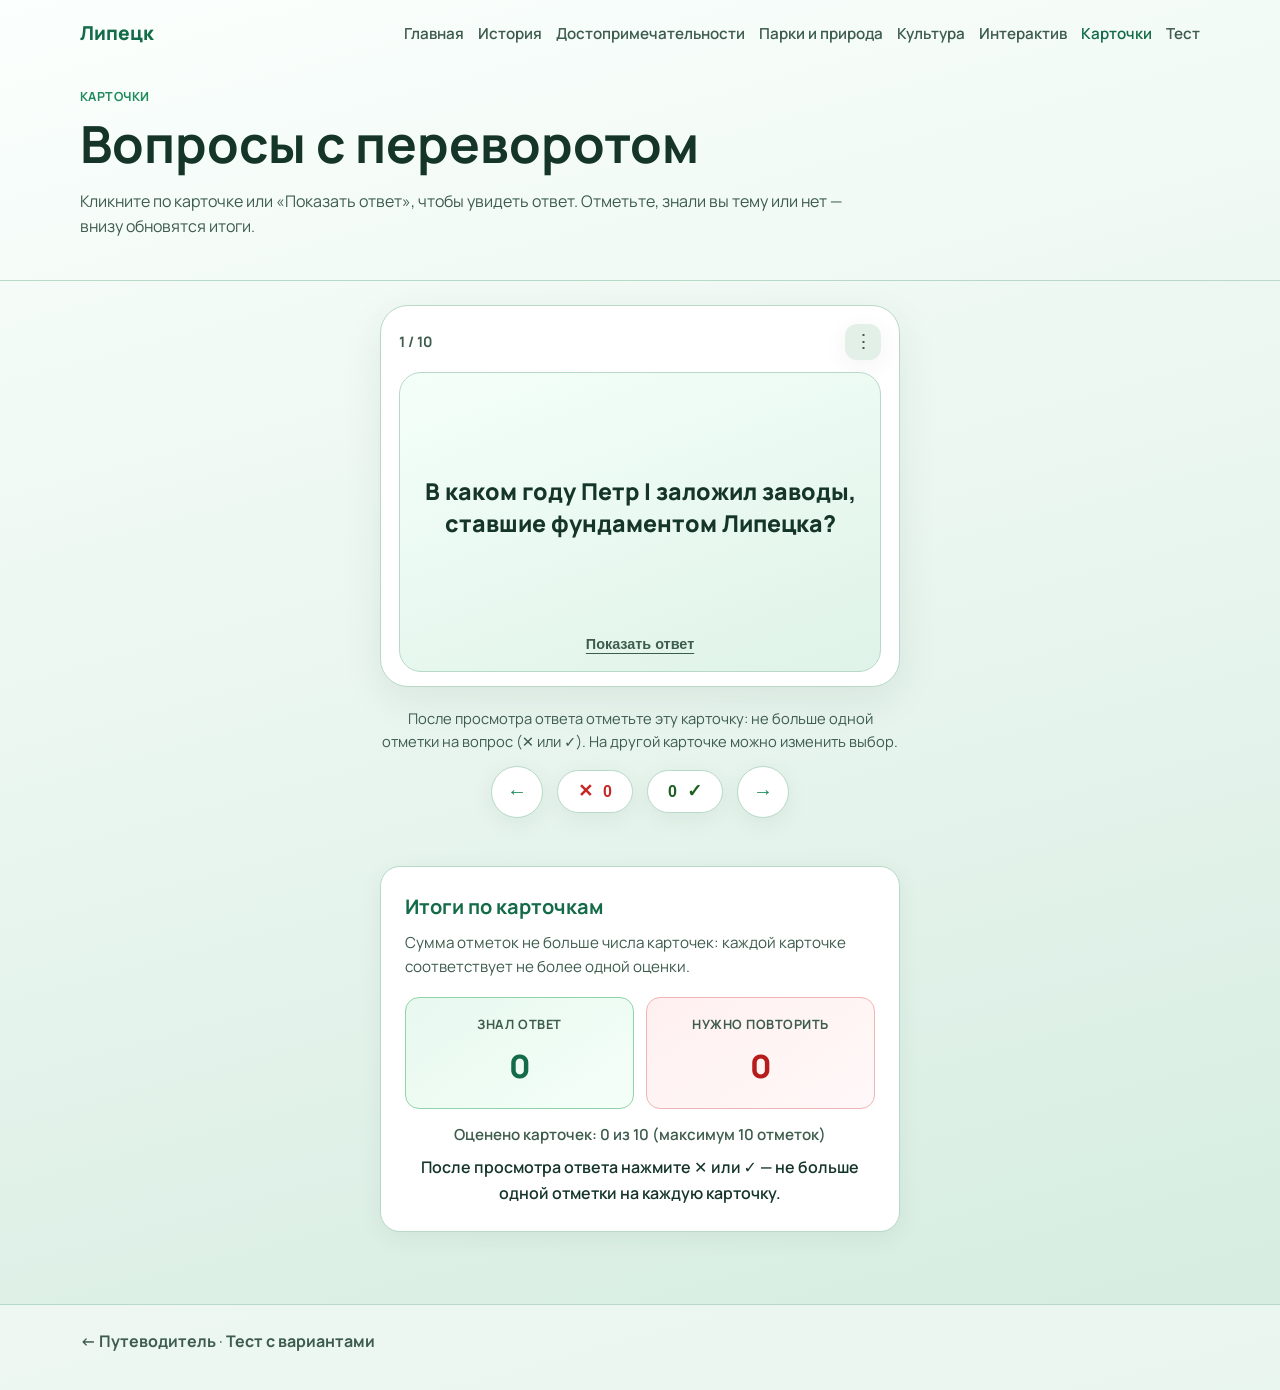
<file: cards.html>
<!DOCTYPE html>
<html lang="ru">
<head>
  <meta charset="UTF-8" />
  <meta name="viewport" content="width=device-width, initial-scale=1.0" />
  <meta name="description" content="Карточки с вопросами о Липецке: переворот и самооценка." />
  <title>Карточки — Липецк</title>
  <link rel="preconnect" href="https://fonts.googleapis.com" />
  <link rel="preconnect" href="https://fonts.gstatic.com" crossorigin />
  <link href="https://fonts.googleapis.com/css2?family=Manrope:wght@400;500;700;800&display=swap" rel="stylesheet" />
  <link rel="stylesheet" href="styles.css" />
</head>
<body class="page-quiz">
  <header class="hero hero--compact">
    <nav class="nav container">
      <a href="index.html" class="logo">Липецк</a>
      <button class="menu-toggle" id="menuToggle" aria-label="Открыть меню">Меню</button>
      <ul class="nav-links" id="navLinks">
        <li><a href="index.html#home">Главная</a></li>
        <li><a href="index.html#history">История</a></li>
        <li><a href="index.html#sights">Достопримечательности</a></li>
        <li><a href="index.html#parks">Парки и природа</a></li>
        <li><a href="index.html#culture">Культура</a></li>
        <li><a href="quiz.html">Интерактив</a></li>
        <li><a href="cards.html" aria-current="page">Карточки</a></li>
        <li><a href="test.html">Тест</a></li>
      </ul>
    </nav>
    <div class="container quiz-page-intro">
      <p class="eyebrow">Карточки</p>
      <h1>Вопросы с переворотом</h1>
      <p class="lead">Кликните по карточке или «Показать ответ», чтобы увидеть ответ. Отметьте, знали вы тему или нет — внизу обновятся итоги.</p>
    </div>
  </header>

  <main class="quiz-main container">
    <div class="flashcard-wrap">
      <div class="flashcard-shell">
        <div class="flashcard-topbar">
          <span class="flash-progress" id="flashProgress">1 / 5</span>
          <div class="flash-menu">
            <button type="button" class="icon-dots" id="menuDots" aria-label="Меню" aria-expanded="false">⋮</button>
            <div class="flash-menu-panel" id="cardMenuPanel" hidden>
              <button type="button" data-action="reset">Сбросить всё</button>
            </div>
          </div>
        </div>

        <div class="flashcard-scene">
          <div
            class="flashcard-inner"
            id="flashcardInner"
            role="button"
            tabindex="0"
            aria-pressed="false"
            aria-label="Карточка: нажмите, чтобы перевернуть"
          >
            <div class="flashcard-face flashcard-front">
              <p class="flash-question" id="flashQuestion"></p>
              <button type="button" class="flash-reveal js-flip" id="btnReveal">Показать ответ</button>
            </div>
            <div class="flashcard-face flashcard-back">
              <p class="flash-answer-label">Ответ</p>
              <p class="flash-answer" id="flashAnswer"></p>
              <button type="button" class="flash-reveal flash-reveal--back js-flip">Показать вопрос</button>
            </div>
          </div>
        </div>
      </div>

      <p class="quiz-hint">После просмотра ответа отметьте эту карточку: не больше одной отметки на вопрос (✕ или ✓). На другой карточке можно изменить выбор.</p>

      <div class="flash-controls">
        <button type="button" class="ctrl-circle" id="btnPrev" aria-label="Предыдущий вопрос">←</button>
        <button type="button" class="ctrl-pill ctrl-pill--wrong" id="btnWrong" aria-label="Не знал">
          <span class="ctrl-x" aria-hidden="true">✕</span>
          <span id="countWrong">0</span>
        </button>
        <button type="button" class="ctrl-pill ctrl-pill--right" id="btnRight" aria-label="Знал">
          <span id="countRight">0</span>
          <span class="ctrl-check" aria-hidden="true">✓</span>
        </button>
        <button type="button" class="ctrl-circle" id="btnNext" aria-label="Следующий вопрос">→</button>
      </div>
    </div>

    <section class="cards-results" id="cardsResults" aria-labelledby="cardsResultsTitle">
      <h2 id="cardsResultsTitle">Итоги по карточкам</h2>
      <p class="cards-results-lead">Сумма отметок не больше числа карточек: каждой карточке соответствует не более одной оценки.</p>
      <div class="cards-results-grid">
        <div class="cards-results-stat cards-results-stat--ok">
          <span class="cards-results-label">Знал ответ</span>
          <span class="cards-results-num" id="cardsResultRight">0</span>
        </div>
        <div class="cards-results-stat cards-results-stat--bad">
          <span class="cards-results-label">Нужно повторить</span>
          <span class="cards-results-num" id="cardsResultWrong">0</span>
        </div>
      </div>
      <p class="cards-results-total" id="cardsResultTotal">Всего отметок: 0</p>
      <p class="cards-results-msg" id="cardsResultMsg" role="status"></p>
    </section>
  </main>

  <footer class="footer">
    <div class="container">
      <p><a href="index.html">← Путеводитель</a> · <a href="test.html">Тест с вариантами</a></p>
    </div>
  </footer>

  <script src="data-loader.js"></script>
  <script src="nav.js"></script>
  <script src="quiz-flip.js"></script>
</body>
</html>
</file>
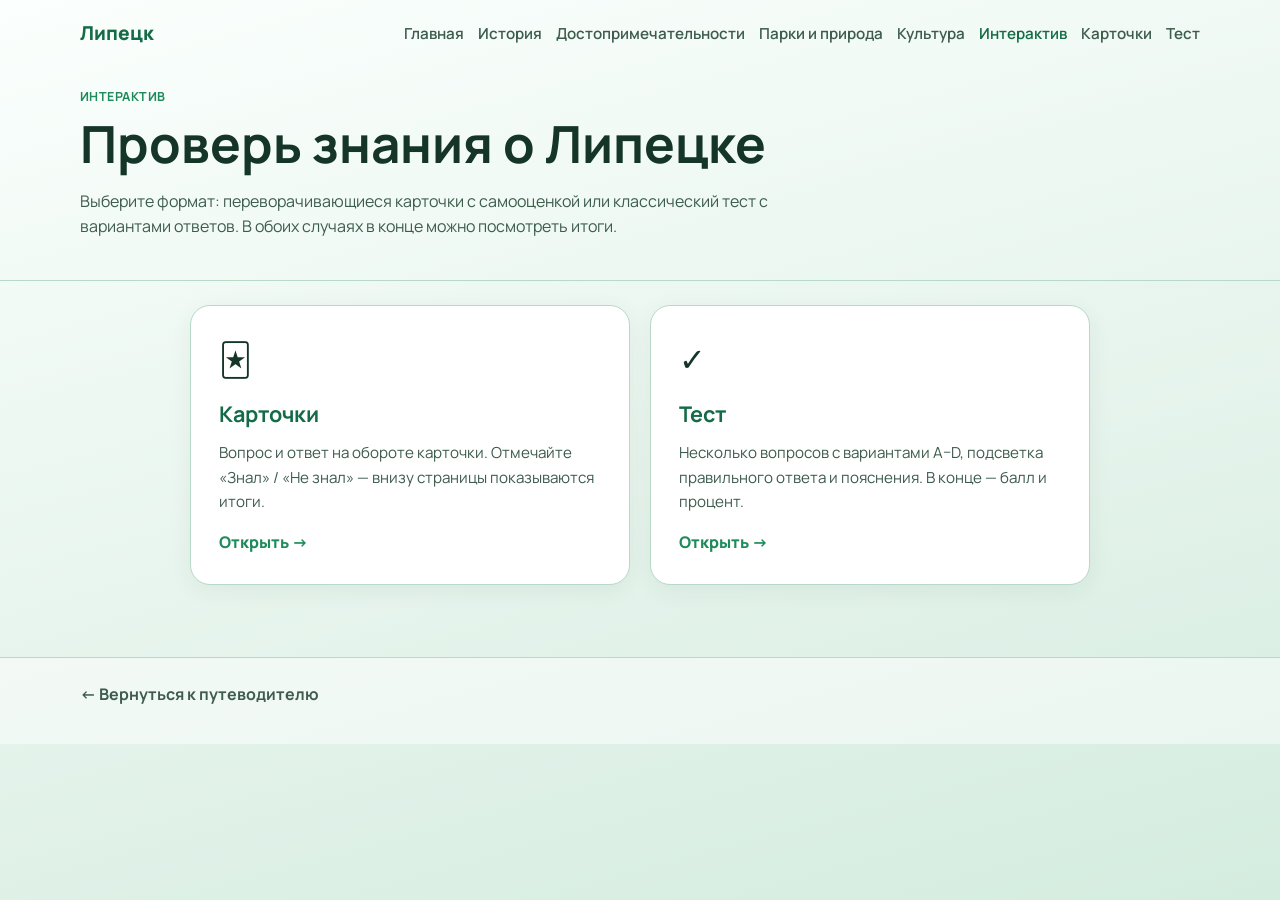
<file: quiz.html>
<!DOCTYPE html>
<html lang="ru">
<head>
  <meta charset="UTF-8" />
  <meta name="viewport" content="width=device-width, initial-scale=1.0" />
  <meta name="description" content="Интерактив о Липецке: карточки и тест." />
  <title>Интерактив — Липецк</title>
  <link rel="preconnect" href="https://fonts.googleapis.com" />
  <link rel="preconnect" href="https://fonts.gstatic.com" crossorigin />
  <link href="https://fonts.googleapis.com/css2?family=Manrope:wght@400;500;700;800&display=swap" rel="stylesheet" />
  <link rel="stylesheet" href="styles.css" />
</head>
<body class="page-quiz">
  <header class="hero hero--compact">
    <nav class="nav container">
      <a href="index.html" class="logo">Липецк</a>
      <button class="menu-toggle" id="menuToggle" aria-label="Открыть меню">Меню</button>
      <ul class="nav-links" id="navLinks">
        <li><a href="index.html#home">Главная</a></li>
        <li><a href="index.html#history">История</a></li>
        <li><a href="index.html#sights">Достопримечательности</a></li>
        <li><a href="index.html#parks">Парки и природа</a></li>
        <li><a href="index.html#culture">Культура</a></li>
        <li><a href="quiz.html" aria-current="page">Интерактив</a></li>
        <li><a href="cards.html">Карточки</a></li>
        <li><a href="test.html">Тест</a></li>
      </ul>
    </nav>
    <div class="container quiz-page-intro">
      <p class="eyebrow">Интерактив</p>
      <h1>Проверь знания о Липецке</h1>
      <p class="lead">Выберите формат: переворачивающиеся карточки с самооценкой или классический тест с вариантами ответов. В обоих случаях в конце можно посмотреть итоги.</p>
    </div>
  </header>

  <main class="container quiz-hub">
    <div class="quiz-hub-grid">
      <a href="cards.html" class="quiz-hub-card">
        <span class="quiz-hub-icon" aria-hidden="true">🃏</span>
        <h2>Карточки</h2>
        <p>Вопрос и ответ на обороте карточки. Отмечайте «Знал» / «Не знал» — внизу страницы показываются итоги.</p>
        <span class="quiz-hub-cta">Открыть →</span>
      </a>
      <a href="test.html" class="quiz-hub-card">
        <span class="quiz-hub-icon" aria-hidden="true">✓</span>
        <h2>Тест</h2>
        <p>Несколько вопросов с вариантами A–D, подсветка правильного ответа и пояснения. В конце — балл и процент.</p>
        <span class="quiz-hub-cta">Открыть →</span>
      </a>
    </div>
  </main>

  <footer class="footer">
    <div class="container">
      <p><a href="index.html">← Вернуться к путеводителю</a></p>
    </div>
  </footer>

  <script src="nav.js"></script>
</body>
</html>
</file>
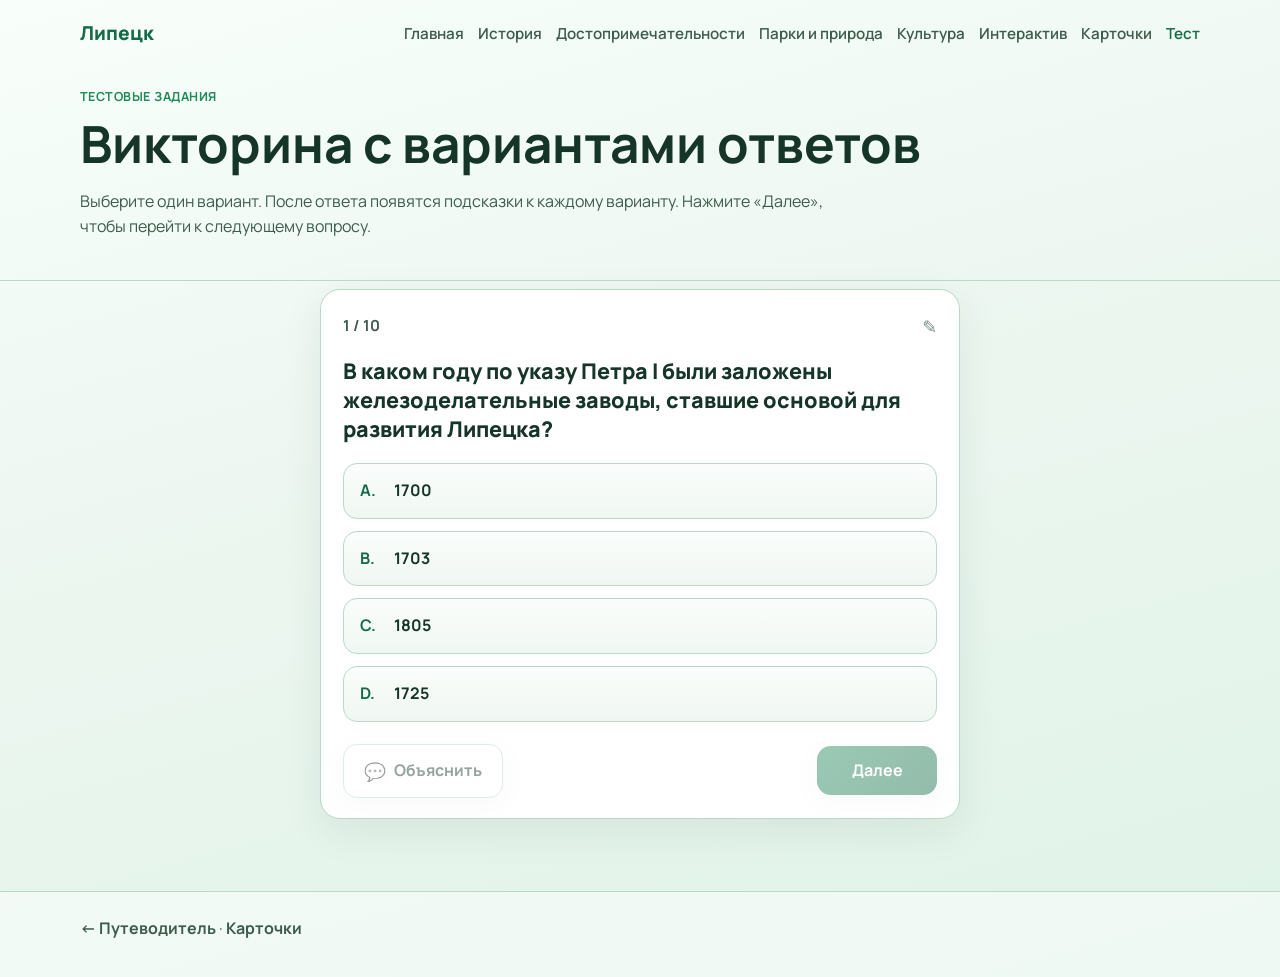
<file: test.html>
<!DOCTYPE html>
<html lang="ru">
<head>
  <meta charset="UTF-8" />
  <meta name="viewport" content="width=device-width, initial-scale=1.0" />
  <meta name="description" content="Тест о Липецке: выберите правильный вариант ответа." />
  <title>Тест — Липецк</title>
  <link rel="preconnect" href="https://fonts.googleapis.com" />
  <link rel="preconnect" href="https://fonts.gstatic.com" crossorigin />
  <link href="https://fonts.googleapis.com/css2?family=Manrope:wght@400;500;700;800&display=swap" rel="stylesheet" />
  <link rel="stylesheet" href="styles.css" />
</head>
<body class="page-test">
  <header class="hero hero--compact">
    <nav class="nav container">
      <a href="index.html" class="logo">Липецк</a>
      <button class="menu-toggle" id="menuToggle" aria-label="Открыть меню">Меню</button>
      <ul class="nav-links" id="navLinks">
        <li><a href="index.html#home">Главная</a></li>
        <li><a href="index.html#history">История</a></li>
        <li><a href="index.html#sights">Достопримечательности</a></li>
        <li><a href="index.html#parks">Парки и природа</a></li>
        <li><a href="index.html#culture">Культура</a></li>
        <li><a href="quiz.html">Интерактив</a></li>
        <li><a href="cards.html">Карточки</a></li>
        <li><a href="test.html" aria-current="page">Тест</a></li>
      </ul>
    </nav>
    <div class="container quiz-page-intro">
      <p class="eyebrow">Тестовые задания</p>
      <h1>Викторина с вариантами ответов</h1>
      <p class="lead">Выберите один вариант. После ответа появятся подсказки к каждому варианту. Нажмите «Далее», чтобы перейти к следующему вопросу.</p>
    </div>
  </header>

  <main class="mc-main container">
    <section id="mcQuizScreen" class="mc-screen" aria-live="polite">
      <div class="mc-shell">
        <div class="mc-head">
          <span class="mc-progress" id="mcProgress">1 / 9</span>
          <span class="mc-edit-icon" aria-hidden="true" title="Режим обучения">✎</span>
        </div>
        <h2 class="mc-question" id="mcQuestion"></h2>
        <div class="mc-options" id="mcOptions" role="group" aria-labelledby="mcQuestion"></div>
        <div class="mc-explain-panel" id="mcExplainPanel" hidden></div>
        <div class="mc-footer">
          <button type="button" class="mc-btn mc-btn-ghost" id="mcExplainBtn">
            <span class="mc-btn-icon" aria-hidden="true">💬</span> Объяснить
          </button>
          <button type="button" class="mc-btn mc-btn-next" id="mcNextBtn" disabled>Далее</button>
        </div>
      </div>
    </section>

    <section id="mcResultsScreen" class="mc-screen mc-results-screen" hidden aria-labelledby="mcResultsTitle">
      <div class="mc-shell mc-shell--results">
        <h2 id="mcResultsTitle">Итоги теста</h2>
        <p class="mc-results-score" id="mcScoreLine"></p>
        <p class="mc-results-percent" id="mcPercentLine"></p>
        <p class="mc-results-msg" id="mcResultMsg"></p>
        <div class="mc-results-actions">
          <button type="button" class="mc-btn mc-btn-next" id="mcRetryBtn">Пройти снова</button>
          <a href="cards.html" class="mc-btn mc-btn-ghost mc-btn-link">Карточки</a>
          <a href="index.html" class="mc-btn mc-btn-ghost mc-btn-link">На главную</a>
        </div>
      </div>
    </section>
  </main>

  <footer class="footer">
    <div class="container">
      <p><a href="index.html">← Путеводитель</a> · <a href="cards.html">Карточки</a></p>
    </div>
  </footer>

  <script src="data-loader.js"></script>
  <script src="nav.js"></script>
  <script src="test-quiz.js"></script>
</body>
</html>
</file>
<file: styles.css>
:root {
  --bg: #eef7f1;
  --bg-soft: #e2f0e8;
  --card: #ffffff;
  --text: #153529;
  --muted: #3d5c4d;
  --accent: #1f8a5b;
  --accent-dark: #146b47;
  --accent-soft: #c8ead8;
  --line: #b8d9c8;
  --shadow: 0 12px 40px rgba(21, 53, 41, 0.08);
  --shadow-soft: 0 6px 24px rgba(21, 53, 41, 0.06);
}

* {
  box-sizing: border-box;
}

html {
  scroll-behavior: smooth;
}

body {
  margin: 0;
  font-family: "Manrope", system-ui, -apple-system, sans-serif;
  color: var(--text);
  background: linear-gradient(165deg, #f8fffb 0%, var(--bg) 38%, #dff3e8 100%);
  line-height: 1.6;
  min-height: 100vh;
}

body.page-quiz {
  background: linear-gradient(165deg, #fbfffd 0%, #e8f5ee 50%, #d4ecdf 100%);
}

.container {
  width: min(1120px, 92%);
  margin: 0 auto;
}

.hero {
  padding-bottom: 42px;
  border-bottom: 1px solid var(--line);
  position: relative;
}

.hero--compact {
  padding-bottom: 0;
}

.nav {
  display: flex;
  align-items: center;
  justify-content: space-between;
  gap: 16px;
  padding: 18px 0;
  position: relative;
}

.logo {
  color: var(--accent-dark);
  text-decoration: none;
  font-weight: 800;
  font-size: 1.2rem;
}

.menu-toggle {
  display: none;
  border: 1px solid var(--line);
  background: var(--card);
  color: var(--text);
  padding: 8px 12px;
  border-radius: 10px;
  cursor: pointer;
  box-shadow: var(--shadow-soft);
}

.nav-links {
  list-style: none;
  display: flex;
  gap: 14px;
  margin: 0;
  padding: 0;
  flex-wrap: wrap;
  justify-content: flex-end;
}

.nav-links a {
  color: var(--muted);
  text-decoration: none;
  font-size: 0.95rem;
  font-weight: 600;
}

.nav-links a:hover,
.nav-links a[aria-current="page"] {
  color: var(--accent-dark);
}

.hero-content {
  padding: 56px 0 36px;
}

.quiz-page-intro {
  padding: 8px 0 40px;
}

.quiz-page-intro h1 {
  margin: 0 0 12px;
}

.quiz-page-intro .lead {
  margin-bottom: 0;
}

.eyebrow {
  color: var(--accent);
  margin-bottom: 8px;
  font-weight: 700;
  letter-spacing: 0.04em;
  text-transform: uppercase;
  font-size: 0.78rem;
}

h1 {
  font-size: clamp(2rem, 4vw, 3.4rem);
  line-height: 1.12;
  margin: 0 0 18px;
}

.lead {
  color: var(--muted);
  max-width: 78ch;
  margin-bottom: 28px;
}

.btn {
  border: 0;
  border-radius: 14px;
  padding: 12px 22px;
  background: linear-gradient(135deg, var(--accent) 0%, var(--accent-dark) 100%);
  color: #fff;
  font-weight: 700;
  cursor: pointer;
  text-decoration: none;
  display: inline-block;
  box-shadow: var(--shadow-soft);
}

.btn:hover {
  filter: brightness(1.05);
  transform: translateY(-1px);
}

.btn-secondary {
  background: var(--card);
  border: 1px solid var(--line);
  color: var(--text);
}

.section {
  padding: 68px 0;
}

.section-accent {
  background: linear-gradient(180deg, rgba(255, 255, 255, 0.65), rgba(232, 245, 238, 0.5));
  border-top: 1px solid var(--line);
  border-bottom: 1px solid var(--line);
}

.section-cta {
  text-align: center;
  padding-bottom: 80px;
}

.cta-text {
  color: var(--muted);
  margin: 0 0 20px;
}

h2 {
  margin-top: 0;
  font-size: clamp(1.6rem, 2.6vw, 2.2rem);
  color: var(--accent-dark);
}

h3 {
  color: var(--text);
}

.grid {
  display: grid;
  gap: 16px;
}

.cards-2 {
  grid-template-columns: repeat(2, minmax(0, 1fr));
}

.cards-3 {
  grid-template-columns: repeat(3, minmax(0, 1fr));
}

.card {
  background: var(--card);
  border: 1px solid var(--line);
  border-radius: 18px;
  padding: 18px;
  box-shadow: var(--shadow-soft);
}

.card h3 {
  margin-top: 0;
}

.card p {
  color: var(--muted);
  margin-bottom: 0;
}

.card p + p {
  margin-top: 10px;
}

.card-with-photo {
  padding: 0;
  overflow: hidden;
  display: flex;
  flex-direction: column;
}

.card-body {
  padding: 18px;
}

.card-photo-single {
  width: 100%;
  height: 220px;
  object-fit: cover;
  display: block;
}

.card-photo-grid {
  display: grid;
  grid-template-columns: repeat(3, 1fr);
  gap: 4px;
}

.card-photo-grid img {
  width: 100%;
  height: 160px;
  object-fit: cover;
  display: block;
}

.card-photo-grid--rows img {
  height: 120px;
}

.card-photo-duo {
  display: grid;
  grid-template-columns: 1fr 1fr;
  gap: 4px;
}

.card-photo-duo img {
  width: 100%;
  height: 200px;
  object-fit: cover;
  display: block;
}

/* Галерея: клик открывает просмотр */
.photo-gallery img {
  cursor: zoom-in;
  transition: transform 0.2s ease, box-shadow 0.2s ease;
}

.photo-gallery img:hover {
  transform: scale(1.02);
  box-shadow: 0 8px 24px rgba(21, 53, 41, 0.12);
}

.photo-gallery--multi {
  position: relative;
}

.photo-gallery--multi::after {
  content: "Галерея";
  position: absolute;
  right: 10px;
  bottom: 10px;
  padding: 6px 12px;
  font-size: 0.72rem;
  font-weight: 800;
  text-transform: uppercase;
  letter-spacing: 0.04em;
  color: var(--accent-dark);
  background: rgba(255, 255, 255, 0.92);
  border-radius: 999px;
  border: 1px solid var(--line);
  pointer-events: none;
  box-shadow: var(--shadow-soft);
}

.photo-gallery--single.photo-gallery::after {
  display: none;
}

/* Карта Яндекса — музей Сорокина */
.museum-map {
  border-top: 1px solid var(--line);
  padding: 16px 18px 18px;
  background: linear-gradient(180deg, rgba(232, 245, 238, 0.5), transparent);
}

.museum-map__title {
  margin: 0 0 12px;
  font-size: 1rem;
  color: var(--accent-dark);
}

.museum-map__embed {
  border-radius: 14px;
  overflow: hidden;
  border: 1px solid var(--line);
  min-height: 400px;
  background: var(--accent-soft);
}

.museum-map__embed script {
  display: block;
}

/* Модальное окно галереи */
body.photo-lightbox-open {
  overflow: hidden;
}

.photo-lightbox {
  position: fixed;
  inset: 0;
  z-index: 1000;
  display: flex;
  align-items: center;
  justify-content: center;
  padding: 16px;
  box-sizing: border-box;
}

.photo-lightbox[hidden] {
  display: none;
}

.photo-lightbox:focus {
  outline: none;
}

.photo-lightbox__backdrop {
  position: absolute;
  inset: 0;
  background: rgba(15, 40, 30, 0.72);
  cursor: pointer;
}

.photo-lightbox__close {
  position: absolute;
  top: 16px;
  right: 16px;
  z-index: 3;
  width: 44px;
  height: 44px;
  border: none;
  border-radius: 50%;
  background: var(--card);
  color: var(--text);
  font-size: 1.75rem;
  line-height: 1;
  cursor: pointer;
  box-shadow: var(--shadow-soft);
}

.photo-lightbox__close:hover {
  background: var(--accent-soft);
}

.photo-lightbox__prev,
.photo-lightbox__next {
  position: absolute;
  top: 50%;
  transform: translateY(-50%);
  z-index: 3;
  width: 48px;
  height: 48px;
  border: none;
  border-radius: 50%;
  background: var(--card);
  color: var(--accent-dark);
  font-size: 2rem;
  line-height: 1;
  cursor: pointer;
  box-shadow: var(--shadow-soft);
}

.photo-lightbox__prev:hover,
.photo-lightbox__next:hover {
  background: var(--accent-soft);
}

.photo-lightbox__prev {
  left: 12px;
}

.photo-lightbox__next {
  right: 12px;
}

.photo-lightbox__stage {
  position: relative;
  z-index: 2;
  max-width: min(920px, 100%);
  max-height: min(85vh, 100%);
  display: flex;
  flex-direction: column;
  align-items: center;
  gap: 10px;
}

.photo-lightbox__title {
  margin: 0;
  color: #fff;
  font-size: 1rem;
  font-weight: 700;
  text-align: center;
  text-shadow: 0 1px 8px rgba(0, 0, 0, 0.35);
}

.photo-lightbox__img {
  max-width: 100%;
  max-height: min(78vh, 800px);
  width: auto;
  height: auto;
  object-fit: contain;
  border-radius: 12px;
  box-shadow: 0 16px 48px rgba(0, 0, 0, 0.35);
}

.photo-lightbox__counter {
  margin: 0;
  color: rgba(255, 255, 255, 0.9);
  font-size: 0.9rem;
  font-weight: 600;
}

.card-placeholder {
  min-height: 180px;
  background: repeating-linear-gradient(
      -45deg,
      var(--accent-soft),
      var(--accent-soft) 12px,
      rgba(255, 255, 255, 0.5) 12px,
      rgba(255, 255, 255, 0.5) 24px
    ),
    linear-gradient(135deg, #e8f5ee, #d4ecdf);
}

.souvenirs ul {
  margin: 0;
  padding-left: 20px;
  color: var(--muted);
}

.souvenirs li + li {
  margin-top: 10px;
}

.timeline {
  display: grid;
  gap: 14px;
  margin-bottom: 26px;
}

.timeline-item {
  background: var(--card);
  border-left: 4px solid var(--accent);
  padding: 14px 16px;
  border-radius: 12px;
  box-shadow: var(--shadow-soft);
}

.timeline-item p {
  margin: 8px 0 0;
  color: var(--muted);
}

.table-title {
  margin-bottom: 12px;
}

.table-wrap {
  overflow-x: auto;
  border: 1px solid var(--line);
  border-radius: 12px;
  background: var(--card);
  box-shadow: var(--shadow-soft);
}

table {
  width: 100%;
  border-collapse: collapse;
  min-width: 720px;
}

th,
td {
  border-bottom: 1px solid var(--line);
  padding: 12px;
  text-align: left;
}

th {
  background: var(--accent-soft);
  color: var(--accent-dark);
}

.footer {
  border-top: 1px solid var(--line);
  padding: 24px 0 36px;
  background: rgba(255, 255, 255, 0.5);
}

.footer p,
.footer a {
  color: var(--muted);
  margin: 0;
}

.footer a {
  font-weight: 700;
  text-decoration: none;
}

.footer a:hover {
  color: var(--accent-dark);
}

/* ——— Викторина: переворот карточки ——— */
.quiz-main {
  padding: 24px 0 72px;
}

.flashcard-wrap {
  max-width: 520px;
  margin: 0 auto;
}

.flashcard-shell {
  background: var(--card);
  border-radius: 28px;
  padding: 18px 18px 14px;
  border: 1px solid var(--line);
  box-shadow: var(--shadow);
}

.flashcard-topbar {
  display: flex;
  align-items: center;
  justify-content: space-between;
  margin-bottom: 12px;
}

.flash-progress {
  font-size: 0.9rem;
  font-weight: 700;
  color: var(--muted);
}

.flash-menu {
  position: relative;
}

.icon-dots {
  border: none;
  background: var(--bg-soft);
  color: var(--muted);
  width: 36px;
  height: 36px;
  border-radius: 12px;
  cursor: pointer;
  font-size: 1.2rem;
  line-height: 1;
  box-shadow: var(--shadow-soft);
}

.flash-menu-panel {
  position: absolute;
  right: 0;
  top: 110%;
  background: var(--card);
  border: 1px solid var(--line);
  border-radius: 12px;
  padding: 8px;
  box-shadow: var(--shadow);
  z-index: 5;
  min-width: 200px;
}

.flash-menu-panel button {
  width: 100%;
  border: none;
  background: transparent;
  text-align: left;
  padding: 10px 12px;
  border-radius: 8px;
  cursor: pointer;
  font: inherit;
  color: var(--text);
  font-weight: 600;
}

.flash-menu-panel button:hover {
  background: var(--accent-soft);
}

.flashcard-scene {
  perspective: 1200px;
}

.flashcard-inner {
  position: relative;
  min-height: 300px;
  cursor: pointer;
  outline: none;
  transform-style: preserve-3d;
  transition: transform 0.65s cubic-bezier(0.4, 0.2, 0.2, 1);
}

.flashcard-inner:focus-visible {
  box-shadow: 0 0 0 3px var(--accent-soft);
  border-radius: 22px;
}

.flashcard-inner.is-flipped {
  transform: rotateY(180deg);
}

.flashcard-inner .flashcard-face {
  position: absolute;
  inset: 0;
  backface-visibility: hidden;
  -webkit-backface-visibility: hidden;
  border-radius: 22px;
  padding: 28px 22px 56px;
  display: flex;
  flex-direction: column;
  align-items: center;
  justify-content: center;
  text-align: center;
  border: 1px solid var(--line);
  transition: box-shadow 0.25s ease;
}

.flashcard-inner .flashcard-face:hover {
  box-shadow: inset 0 0 0 1px rgba(31, 138, 91, 0.15);
}

.flashcard-front {
  background: linear-gradient(160deg, #f4fff9 0%, #dff3e8 100%);
  color: var(--text);
}

.flashcard-back {
  background: linear-gradient(160deg, var(--accent-dark) 0%, #0f4d33 100%);
  color: #f4fff9;
  transform: rotateY(180deg);
}

.flash-question {
  margin: 0;
  font-size: clamp(1.15rem, 3vw, 1.45rem);
  font-weight: 800;
  line-height: 1.35;
}

.flash-answer-label {
  margin: 0 0 8px;
  font-size: 0.85rem;
  text-transform: uppercase;
  letter-spacing: 0.08em;
  opacity: 0.85;
}

.flash-answer {
  margin: 0;
  font-size: 1.05rem;
  font-weight: 600;
  line-height: 1.45;
}

.flash-reveal {
  position: absolute;
  bottom: 18px;
  left: 50%;
  transform: translateX(-50%);
  border: none;
  background: transparent;
  color: var(--muted);
  font-size: 0.9rem;
  font-weight: 700;
  cursor: pointer;
  text-decoration: underline;
  text-underline-offset: 4px;
}

.flashcard-back .flash-reveal {
  color: rgba(255, 255, 255, 0.9);
}

.quiz-hint {
  text-align: center;
  color: var(--muted);
  font-size: 0.92rem;
  margin: 20px 0 12px;
}

.flash-controls {
  display: flex;
  align-items: center;
  justify-content: center;
  gap: 14px;
  margin-top: 8px;
  flex-wrap: wrap;
}

.ctrl-circle {
  width: 52px;
  height: 52px;
  border-radius: 50%;
  border: 1px solid var(--line);
  background: var(--card);
  color: var(--accent);
  font-size: 1.25rem;
  font-weight: 800;
  cursor: pointer;
  box-shadow: var(--shadow-soft);
}

.ctrl-circle:hover {
  background: var(--accent-soft);
}

.ctrl-pill {
  display: inline-flex;
  align-items: center;
  gap: 10px;
  padding: 10px 20px;
  border-radius: 999px;
  border: 1px solid var(--line);
  background: var(--card);
  font-weight: 800;
  font-size: 1rem;
  cursor: pointer;
  box-shadow: var(--shadow-soft);
}

.ctrl-pill--wrong {
  color: #c62828;
}

.ctrl-pill--wrong:hover {
  background: #ffebee;
}

.ctrl-pill--right {
  color: #1b5e20;
}

.ctrl-pill--right:hover {
  background: #e8f5e9;
}

.ctrl-pill--active.ctrl-pill--wrong {
  box-shadow: 0 0 0 2px #c62828;
  background: #ffebee;
}

.ctrl-pill--active.ctrl-pill--right {
  box-shadow: 0 0 0 2px #2e7d32;
  background: #e8f5e9;
}

.ctrl-x {
  font-size: 1.1rem;
}

.ctrl-check {
  font-size: 1.1rem;
}

/* Кнопки в шапке главной */
.guide-error {
  padding: 28px;
  background: #fff8f8;
  border: 1px solid #f0b4b4;
  border-radius: 16px;
  margin: 24px auto;
  max-width: 640px;
}

.guide-error h2 {
  color: #b71c1c;
  margin-top: 0;
}

.guide-error code {
  background: rgba(0, 0, 0, 0.06);
  padding: 2px 6px;
  border-radius: 4px;
}

.guide-error-detail {
  font-size: 0.9rem;
  color: var(--muted);
}

.guide-loading {
  color: var(--muted);
}

.hero-actions {
  display: flex;
  flex-wrap: wrap;
  gap: 12px;
  align-items: center;
}

.hero-actions--center {
  justify-content: center;
}

/* Итоги: карточки (самооценка) */
.cards-results {
  max-width: 520px;
  margin: 48px auto 0;
  padding: 24px;
  background: var(--card);
  border: 1px solid var(--line);
  border-radius: 20px;
  box-shadow: var(--shadow-soft);
}

.cards-results h2 {
  margin: 0 0 8px;
  font-size: 1.25rem;
}

.cards-results-lead {
  margin: 0 0 18px;
  color: var(--muted);
  font-size: 0.95rem;
}

.cards-results-grid {
  display: grid;
  grid-template-columns: 1fr 1fr;
  gap: 12px;
}

.cards-results-stat {
  padding: 16px;
  border-radius: 14px;
  text-align: center;
  border: 1px solid var(--line);
}

.cards-results-stat--ok {
  background: linear-gradient(145deg, #e8f8ef, #f4fff8);
  border-color: #8fd4a8;
}

.cards-results-stat--bad {
  background: linear-gradient(145deg, #fff0f0, #fff8f8);
  border-color: #f0b4b4;
}

.cards-results-label {
  display: block;
  font-size: 0.8rem;
  font-weight: 700;
  color: var(--muted);
  text-transform: uppercase;
  letter-spacing: 0.04em;
  margin-bottom: 6px;
}

.cards-results-num {
  font-size: 2rem;
  font-weight: 800;
  color: var(--accent-dark);
}

.cards-results-stat--bad .cards-results-num {
  color: #b71c1c;
}

.cards-results-total {
  margin: 14px 0 8px;
  text-align: center;
  font-weight: 600;
  color: var(--muted);
  font-size: 0.95rem;
}

.cards-results-msg {
  margin: 0;
  text-align: center;
  font-weight: 600;
  color: var(--text);
  min-height: 2.8em;
}

/* Хаб интерактива */
.quiz-hub {
  padding: 24px 0 72px;
}

.quiz-hub-grid {
  display: grid;
  grid-template-columns: repeat(2, minmax(0, 1fr));
  gap: 20px;
  max-width: 900px;
  margin: 0 auto;
}

.quiz-hub-card {
  display: block;
  padding: 28px;
  background: var(--card);
  border: 1px solid var(--line);
  border-radius: 20px;
  text-decoration: none;
  color: inherit;
  box-shadow: var(--shadow-soft);
  transition: transform 0.2s ease, box-shadow 0.2s ease;
}

.quiz-hub-card:hover {
  transform: translateY(-3px);
  box-shadow: var(--shadow);
}

.quiz-hub-icon {
  font-size: 2rem;
  display: block;
  margin-bottom: 12px;
}

.quiz-hub-card h2 {
  margin: 0 0 10px;
  color: var(--accent-dark);
  font-size: 1.35rem;
}

.quiz-hub-card p {
  margin: 0 0 16px;
  color: var(--muted);
  font-size: 0.95rem;
}

.quiz-hub-cta {
  font-weight: 800;
  color: var(--accent);
}

/* ——— Тест с вариантами (светло-зелёная тема) ——— */
.page-test .mc-main {
  padding: 8px 0 72px;
}

.mc-shell {
  max-width: 640px;
  margin: 0 auto;
  padding: 22px 22px 20px;
  background: var(--card);
  border: 1px solid var(--line);
  border-radius: 20px;
  box-shadow: var(--shadow);
}

.mc-head {
  display: flex;
  align-items: center;
  justify-content: space-between;
  margin-bottom: 16px;
}

.mc-progress {
  font-size: 0.95rem;
  font-weight: 700;
  color: var(--muted);
}

.mc-edit-icon {
  font-size: 1.1rem;
  color: var(--muted);
  opacity: 0.7;
}

.mc-question {
  margin: 0 0 20px;
  font-size: clamp(1.1rem, 2.8vw, 1.35rem);
  font-weight: 800;
  line-height: 1.35;
  color: var(--text);
}

.mc-options {
  display: flex;
  flex-direction: column;
  gap: 12px;
}

.mc-option {
  display: block;
  width: 100%;
  text-align: left;
  padding: 14px 16px;
  border-radius: 14px;
  border: 1px solid var(--line);
  background: linear-gradient(180deg, #fafdfb, #f0f7f3);
  cursor: pointer;
  font: inherit;
  color: var(--text);
  transition: border-color 0.2s, box-shadow 0.2s;
}

.mc-option:hover:not(:disabled) {
  border-color: var(--accent);
  box-shadow: var(--shadow-soft);
}

.mc-option:disabled {
  cursor: default;
}

.mc-option-row {
  display: flex;
  gap: 10px;
  align-items: baseline;
  font-weight: 700;
}

.mc-option-letter {
  color: var(--accent-dark);
  min-width: 1.5em;
}

.mc-option-text {
  font-weight: 700;
}

/* Важно: не задавать display:block без [hidden], иначе перебивается скрытие до ответа */
.mc-option-feedback[hidden],
.mc-option-status[hidden] {
  display: none !important;
}

.mc-option-feedback:not([hidden]) {
  display: block;
  margin-top: 10px;
  padding-top: 10px;
  border-top: 1px dashed var(--line);
  font-size: 0.88rem;
  font-weight: 500;
  color: var(--muted);
  line-height: 1.45;
}

.mc-option-status:not([hidden]) {
  display: block;
  margin-top: 8px;
  font-size: 0.82rem;
  font-weight: 800;
}

.mc-option-status--ok {
  color: #1b5e20;
}

.mc-option-status--bad {
  color: #c62828;
}

.mc-option--correct {
  border: 2px solid #2e7d32;
  background: linear-gradient(180deg, #f1fff4, #e8f8ec);
  box-shadow: 0 0 0 1px rgba(46, 125, 50, 0.15);
}

.mc-option--wrong {
  border: 2px solid #c62828;
  background: linear-gradient(180deg, #fff8f8, #ffeeee);
}

.mc-option--neutral {
  border-color: var(--line);
  background: #f5faf7;
  opacity: 0.95;
}

.mc-explain-panel {
  margin-top: 16px;
  padding: 14px 16px;
  border-radius: 12px;
  background: var(--accent-soft);
  border: 1px solid var(--line);
  color: var(--text);
  font-size: 0.95rem;
  line-height: 1.5;
}

.mc-footer {
  display: flex;
  align-items: center;
  justify-content: space-between;
  gap: 12px;
  margin-top: 22px;
  flex-wrap: wrap;
}

.mc-btn {
  display: inline-flex;
  align-items: center;
  justify-content: center;
  gap: 8px;
  padding: 12px 20px;
  border-radius: 14px;
  font: inherit;
  font-weight: 700;
  cursor: pointer;
  border: none;
  text-decoration: none;
}

.mc-btn-icon {
  font-size: 1.1rem;
}

.mc-btn-ghost {
  background: var(--card);
  border: 1px solid var(--line);
  color: var(--text);
  box-shadow: var(--shadow-soft);
}

.mc-btn-ghost:hover:not(:disabled) {
  background: var(--bg-soft);
}

.mc-btn-ghost:disabled {
  opacity: 0.45;
  cursor: not-allowed;
}

.mc-btn-next {
  background: linear-gradient(135deg, var(--accent) 0%, var(--accent-dark) 100%);
  color: #fff;
  box-shadow: var(--shadow-soft);
  min-width: 120px;
}

.mc-btn-next:hover:not(:disabled) {
  filter: brightness(1.05);
}

.mc-btn-next:disabled {
  opacity: 0.45;
  cursor: not-allowed;
}

.mc-btn-link {
  text-align: center;
}

.mc-results-screen .mc-shell--results {
  text-align: center;
  padding: 36px 28px;
}

.mc-results-screen h2 {
  margin: 0 0 16px;
  color: var(--accent-dark);
}

.mc-results-score {
  margin: 0 0 8px;
  font-size: 1.35rem;
  font-weight: 800;
}

.mc-results-percent {
  margin: 0 0 16px;
  font-size: 1.1rem;
  font-weight: 700;
  color: var(--accent);
}

.mc-results-msg {
  margin: 0 0 24px;
  color: var(--muted);
  line-height: 1.5;
}

.mc-results-actions {
  display: flex;
  flex-wrap: wrap;
  gap: 10px;
  justify-content: center;
}

@media (prefers-reduced-motion: reduce) {
  html {
    scroll-behavior: auto;
  }

  .flashcard-inner {
    transition: none;
  }

  .btn:hover {
    transform: none;
  }

  .quiz-hub-card:hover {
    transform: none;
  }
}

@media (max-width: 900px) {
  .cards-2,
  .cards-3 {
    grid-template-columns: 1fr;
  }

  .quiz-hub-grid {
    grid-template-columns: 1fr;
  }

  .cards-results-grid {
    grid-template-columns: 1fr;
  }

  .menu-toggle {
    display: inline-block;
  }

  .nav-links {
    position: absolute;
    right: 4%;
    top: 62px;
    flex-direction: column;
    background: var(--card);
    border: 1px solid var(--line);
    border-radius: 14px;
    width: min(300px, 92vw);
    padding: 12px;
    display: none;
    box-shadow: var(--shadow);
    z-index: 20;
  }

  .nav-links.open {
    display: flex;
  }

  .card-photo-grid {
    grid-template-columns: 1fr;
  }

  .card-photo-grid img,
  .card-photo-grid--rows img {
    height: 160px;
  }

  .card-photo-duo {
    grid-template-columns: 1fr;
  }
}
</file>
